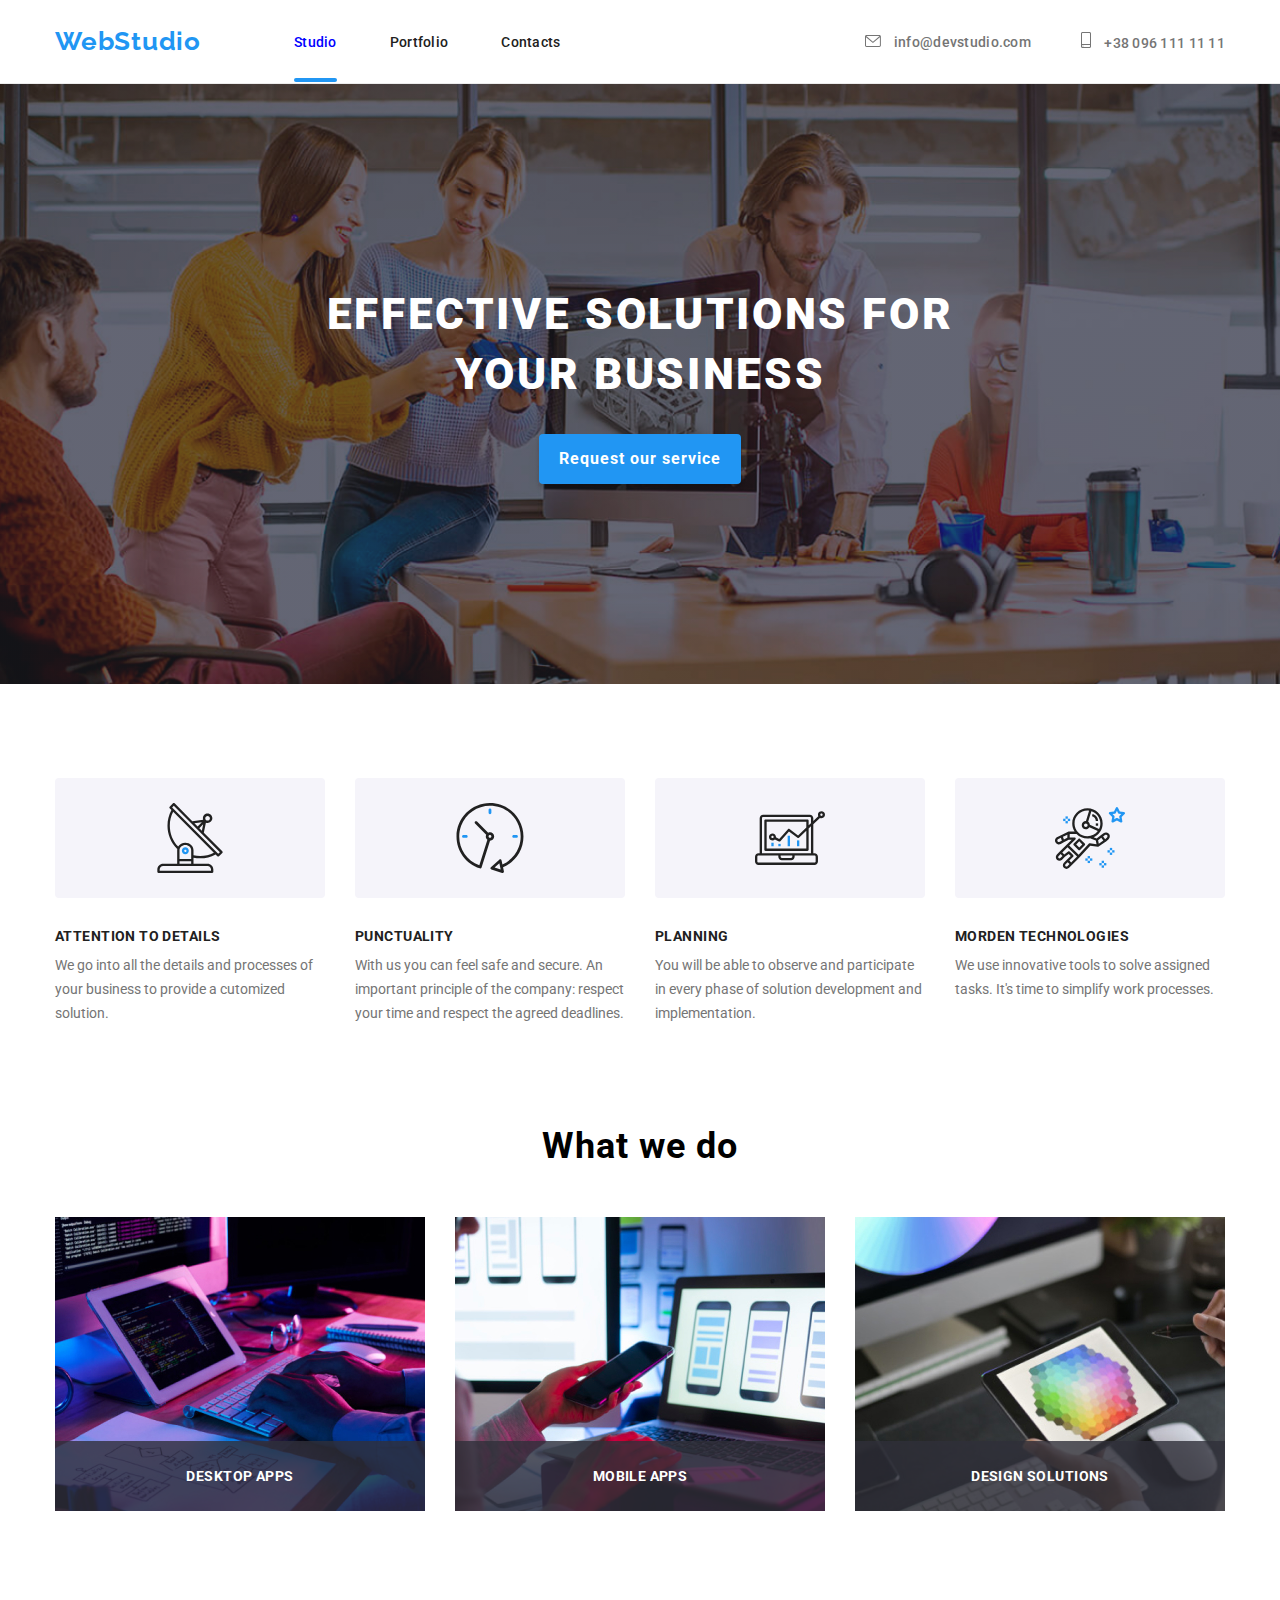
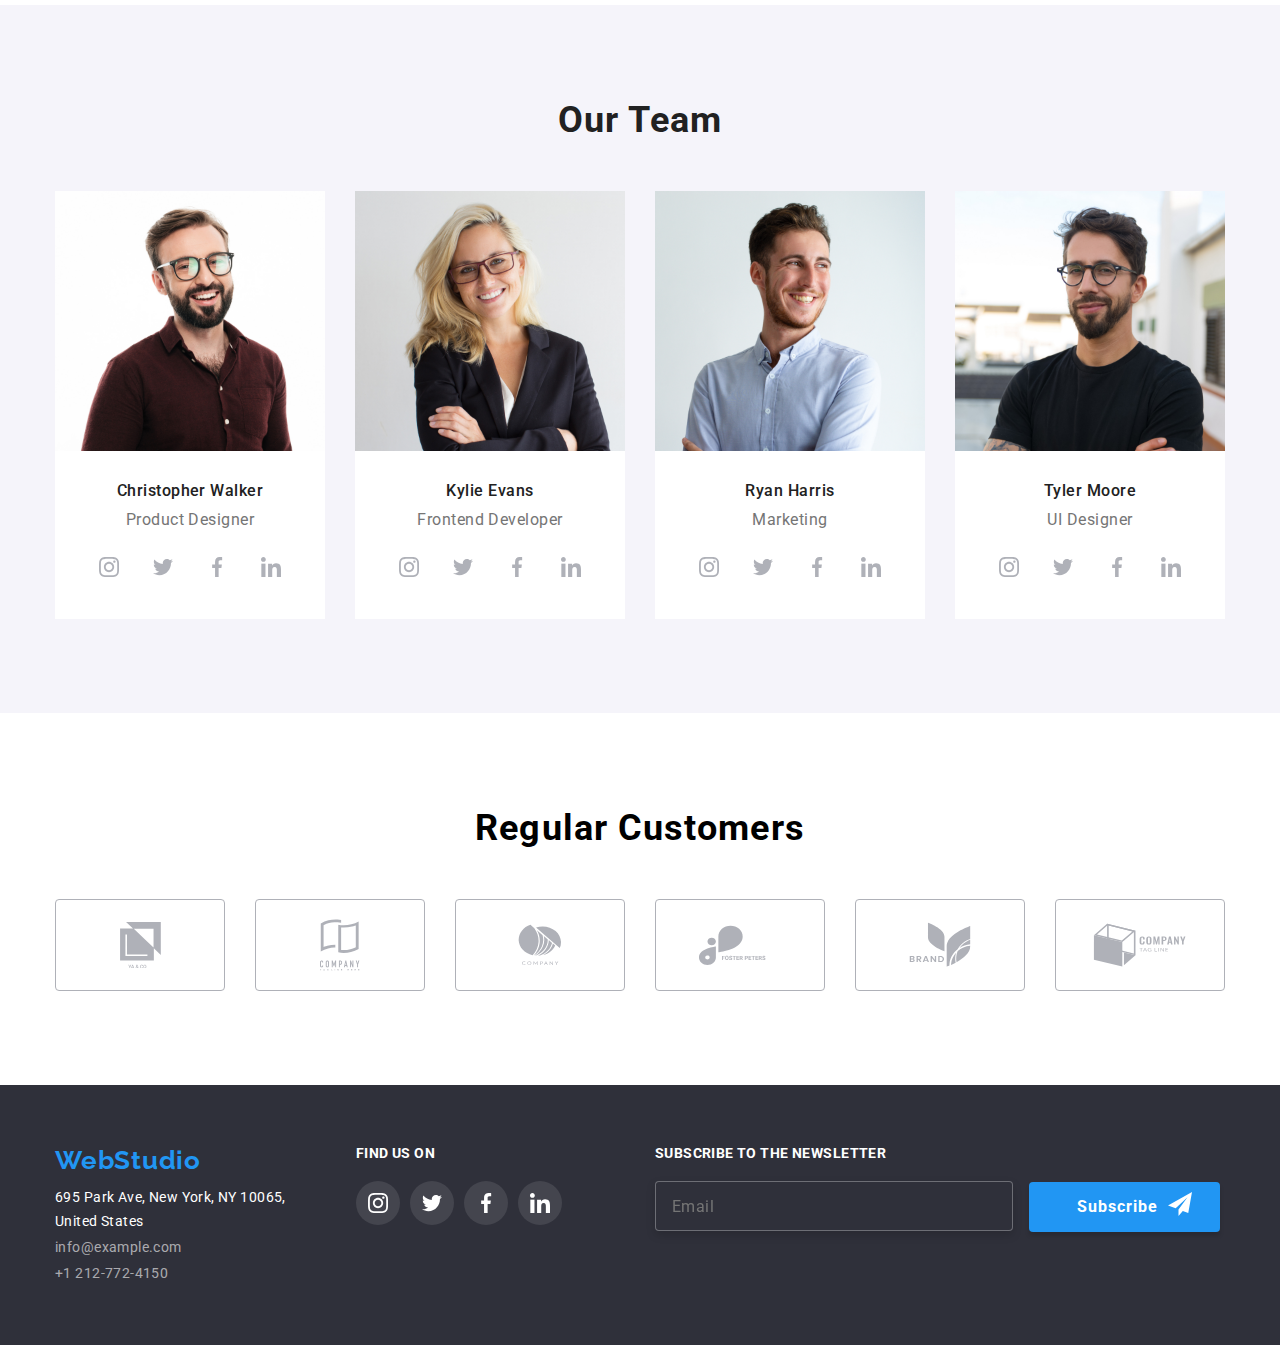
<file: index.html>
<!DOCTYPE html>
<html lang="en">

<head>
    <meta charset="UTF-8">
    <meta http-equiv="X-UA-Compatible" content="IE=edge">
    <meta name="viewport" content="width=device-width, initial-scale=1.0">
    <link rel="preconnect" href="https://fonts.googleapis.com">
    <link rel="preconnect" href="https://fonts.gstatic.com" crossorigin>
    <link href="https://fonts.googleapis.com/css2?family=Raleway:wght@400;500;700;900&family=Roboto:wght@400;500;700;900&display=swap" rel="stylesheet">
    
    
    <link rel="stylesheet" href="https://cdnjs.cloudflare.com/ajax/libs/modern-normalize/1.1.0/modern-normalize.min.css">
    <link rel="stylesheet" href="css/main.min.css">
    <title>Main</title>
    


</head>

<body>
        <header class="header">
            <div class="container header__container">
            <a href="/index.html" class="logo">WebStudio</a>
            <nav class="nav">
                <ul class="nav__list">

                    <li class="nav__item"><a href="index.html" class="nav__link nav__link-current" >Studio</a>
                    </li>
                    <li class="nav__item"><a href="portfolio.html" class="nav__link">Portfolio</a></li>
                    <li class="nav__item"><a href="#" class="nav__link">Contacts</a></li>
                </ul>
            </nav>
            
            <ul class="contacts-list">
                
                <li class="contacts-list__item"><a href="mailto:example@gmail.ru" class="contacts-list__link">
                    <svg width="16" height="12" class="contacts-list__icon">
                        <use href="./images/icons.svg#icon-mail"></use>
                    </svg>
                    info@devstudio.com</a></li>
                <li class="contacts-list__item"><a href="tel:+380961111111" class="contacts-list__link">
                    <svg width="10" height="16" class="contacts-list__icon">
                        <use href="./images/icons.svg#icon-smartphone"></use>
                    </svg>
                    +38 096 111 11 11</a></li>


            </ul>
        </div>
        </header>
        <main>
            <section class="hero">
                <div class="container">
                <h1 class="hero__title">EFFECTIVE SOLUTIONS FOR </h1> 
                <h1 class="hero__title">YOUR BUSINESS</h1>
                <button type="button" class="hero__button" data-modal-open >Request our service</button>
                </div>
            </section>

            <section class="features">
                <div class="container">
                <ul class="features__list">
                    <li class="features__item">
                        <div width="270" height="120" class="features__icon-wrapper">
                        <svg width="70" height="70" class="features__icon">
                            <use href="./images/icons.svg#icon-antenna"></use>
                        </svg>
                        </div>
                        <h3 class="features__title">ATTENTION TO DETAILS</h3>
                        <p class="features__text">We go into all the details and processes of your business to provide a
                            cutomized solution.</p>
                    </li>
                    <li class="features__item">
                        <div width="270" height="120" class="features__icon-wrapper">
                            <svg width="70" height="70" class="features__icon">
                                <use href="./images/icons.svg#icon-clock"></use>
                            </svg>
                        </div>
                        <h3 class="features__title">PUNCTUALITY</h3>
                        <p class="features__text">With us you can feel safe and secure. An important principle of the
                            company: respect your time and respect the agreed deadlines.</p>
                    </li>
                    <li class="features__item">
                        <div width="270" height="120" class="features__icon-wrapper">
                            <svg width="70" height="70" class="features__icon">
                                <use href="./images/icons.svg#icon-diagram"></use>
                            </svg>
                        </div>
                        <h3 class="features__title">PLANNING</h3>
                        <p class="features__text">You will be able to observe and participate in every phase of solution
                            development and implementation.</p>
                    </li>
                    <li class="features__item">
                        <div width="270" height="120" class="features__icon-wrapper">
                            <svg width="70" height="70" class="features__icon">
                                <use href="./images/icons.svg#icon-astronaut"></use>
                            </svg>
                        </div>
                        <h3 class="features__title">MORDEN TECHNOLOGIES</h3>
                        <p class="features__text">We use innovative tools to solve assigned tasks. It's time to simplify
                            work processes.</p>
                    </li>
                </ul>
            </div>
            </section>

            <section class="work">
                <div class="container">
                <h2 class="work__title">What we do</h2>
                
                <ul class="work__list">
                    <li class="work__item"><img class="work__item-image" src="images/box1.jpg" width="370" height="294"
                            alt="Developing Desktop Applications">
                            <div class="work__item-text-area">
                                <h3 class="work__item-text">DESKTOP APPS</h3>
                            </div>
                        </li>
                    <li class="work__item"><img class="work__item-image" src="images/box2.jpg" width="370"
                            alt="Mobile UI/UX design">
                            <div class="work__item-text-area">
                                <h3 class="work__item-text">MOBILE APPS</h3>
                            </div>
                        </li>    
                    <li class="work__item"><img class="work__item-image" src="images/box3.jpg" width="370"
                            alt="Color Selection">
                            <div class="work__item-text-area">
                                <h3 class="work__item-text">DESIGN SOLUTIONS</h3>
                            </div>
                        </li>
                </ul>
                
                </div>
            </section>

            <section class="team">
                <div class="container">
                <h2 class="team__title">Our Team</h2>
                <ul class="team__list">
                    <li class="team__item"><img class="team__image" src="images/img.jpg" width="270"
                            alt="Christopher Walker">
                        <h3 class="team__item-title">Christopher Walker</h3>
                        <p class="team__item-text">Product Designer</p>
                        <ul class="socials">
                            <li class="socials__item">
                                <a href="" class="socials__link">
                                    <svg width="20" height="20" class="socials__icon">
                                        <use href="./images/icons.svg#icon-instagram"></use>
                                    </svg>
                                </a>
                            </li>
                        
                            <li class="socials__item">
                                <a href="" class="socials__link">
                                    <svg width="20" height="20" class="socials__icon">
                                        <use href="./images/icons.svg#icon-twitter"></use>
                                    </svg>
                                </a>
                            </li>
                        
                            <li class="socials__item">
                                <a href="" class="socials__link">
                                    <svg width="20" height="20" class="socials__icon">
                                        <use href="./images/icons.svg#icon-facebook"></use>
                                    </svg>
                                </a>
                            </li>
                        
                            <li class="socials__item">
                                <a href="" class="socials__link">
                                    <svg width="20" height="20" class="socials__icon">
                                        <use href="./images/icons.svg#icon-linkedin"></use>
                                    </svg>
                                </a>
                            </li>
                        </ul>
                        
                    </li>
                    <li class="team__item"><img class="team__image" src="images/img(1).jpg" width="270" alt="Kylie Evans">
                        <h3 class="team__item-title">Kylie Evans</h3>
                        <p class="team__item-text">Frontend Developer</p>
                        <ul class="socials">
                            <li class="socials__item">
                                <a href="" class="socials__link">
                                    <svg width="20" height="20" class="socials__icon">
                                        <use href="./images/icons.svg#icon-instagram"></use>
                                    </svg>
                                </a>
                            </li>
                        
                            <li class="socials__item">
                                <a href="" class="socials__link">
                                    <svg width="20" height="20" class="socials__icon">
                                        <use href="./images/icons.svg#icon-twitter"></use>
                                    </svg>
                                </a>
                            </li>
                        
                            <li class="socials__item">
                                <a href="" class="socials__link">
                                    <svg width="20" height="20" class="socials__icon">
                                        <use href="./images/icons.svg#icon-facebook"></use>
                                    </svg>
                                </a>
                            </li>
                        
                            <li class="socials__item">
                                <a href="" class="socials__link">
                                    <svg width="20" height="20" class="socials__icon">
                                        <use href="./images/icons.svg#icon-linkedin"></use>
                                    </svg>
                                </a>
                            </li>
                        </ul>
                    </li>
                    <li class="team__item"><img class="team__image" src="images/img(2).jpg" width="270" alt="Ryan Harris">
                        <h3 class="team__item-title">Ryan Harris</h3>
                        <p class="team__item-text">Marketing</p>
                        <ul class="socials">
                            <li class="socials__item">
                                <a href="" class="socials__link">
                                    <svg width="20" height="20" class="socials__icon">
                                        <use href="./images/icons.svg#icon-instagram"></use>
                                    </svg>
                                </a>
                            </li>
                        
                            <li class="socials__item">
                                <a href="" class="socials__link">
                                    <svg width="20" height="20" class="socials__icon">
                                        <use href="./images/icons.svg#icon-twitter"></use>
                                    </svg>
                                </a>
                            </li>
                        
                            <li class="socials__item">
                                <a href="" class="socials__link">
                                    <svg width="20" height="20" class="socials__icon">
                                        <use href="./images/icons.svg#icon-facebook"></use>
                                    </svg>
                                </a>
                            </li>
                        
                            <li class="socials__item">
                                <a href="" class="socials__link">
                                    <svg width="20" height="20" class="socials__icon">
                                        <use href="./images/icons.svg#icon-linkedin"></use>
                                    </svg>
                                </a>
                            </li>
                        </ul>
                    </li>
                    <li class="team__item"><img class="team-image" src="images/img(3).jpg" width="270" alt="Tyler Moore">
                        <h3 class="team__item-title">Tyler Moore</h3>
                        <p class="team__item-text">UI Designer</p>
                    <ul class="socials">
                        <li class="socials__item">
                        <a href="" class="socials__link">
                        <svg width="20" height="20" class="socials__icon">
                            <use href="./images/icons.svg#icon-instagram"></use>
                        </svg>
                        </a>
                        </li>

                        <li class="socials__item">
                        <a href="" class="socials__link">
                        <svg width="20" height="20" class="socials__icon">
                            <use href="./images/icons.svg#icon-twitter"></use>
                        </svg>
                        </a>
                        </li>
                        
                        <li class="socials__item">
                        <a href="" class="socials__link">
                        <svg width="20" height="20" class="socials__icon">
                            <use href="./images/icons.svg#icon-facebook"></use>
                        </svg>
                        </a>
                        </li>

                        <li class="socials__item">
                        <a href="" class="socials__link">
                        <svg width="20" height="20" class="socials__icon">
                            <use href="./images/icons.svg#icon-linkedin"></use>
                        </svg>
                        </a>
                        </li>
                        </ul>
                    </li>
                </ul>
                </div>
            </section>

            <section class="customer">
            <div class="container">
              <h2 class="customer__title">Regular Customers</h2>
              <ul class="customer__list">
                <li class="customer__item">
                    <a href="" class="customer__link">
                    <svg width="41" height="46.7" class="customer__icon">
                        <use href="./images/icons.svg#icon-logo1"></use>   
                    </svg>
                    </a>
                </li>
                <li class="customer__item">
                    <a href="" class="customer__link">
                    <svg width="40" height="52" class="customer__icon">
                        <use href="./images/icons.svg#icon-logo2"></use>
                    </svg>
                </a>
            </li>
                <li class="customer__item">
                    <a href="" class="customer__link">
                    <svg width="43.46" height="41.18" class="customer__icon">
                        <use href="./images/icons.svg#icon-logo3"></use>
                    </svg>
                </a>
            </li>
                <li class="customer__item">
                    <a href="" class="customer__link">
                    <svg width="84.44" height="40.62" class="customer__icon">
                        <use href="./images/icons.svg#icon-logo4"></use>
                    </svg>
                </a>
            </li>
                <li class="customer__item">
                    <a href="" class="customer__link">
                    <svg width="62.54" height="45.43" class="customer__icon">
                        <use href="./images/icons.svg#icon-logo5"></use>
                    </svg>
                </a>
            </li>
                <li class="customer__item">
                    <a href="" class="customer__link">
                    <svg width="93.79" height="43.93" class="customer__icon">
                        <use href="./images/icons.svg#icon-logo6"></use>
                    </svg>
                </a>
            </li>
              </ul>
           
                
            </div>

            </section>
        </main>

        <footer>
            <section class="footer">
                <div class="container">
                <div class="footer__container">
                <div class="footer__info-area" >
                <a href="/index.html" class="footer__logo">WebStudio</a>
                <address class="footer__address-area">
                    <ul class="footer__info-list">

                        <li class="footer__info-item"><a class="footer__address-link" href="https://goo.gl/maps/mEacjCX5D3Y1zxKS9">695 Park Ave, New York, NY
                                10065, <br/>United States</a></li>
                        <li class="footer__info-item"><a class="footer__contact-link" href="mailto:example@gmail.ru">info@example.com</a></li>
                        <li class="footer__info-item"><a class="footer__contact-link" href="tel:+12127724150">+1 212-772-4150</a></li>

                    </ul>
                </address>
                </div>

                <div class="footer-socials">
                  <h3 class="footer-socials__title">FIND US ON</h3>

                <ul class="footer-socials__list">
                    <li class="footer-socials__item">
                        <a href="" class="footer-socials__link">
                            <svg width="20" height="20" class="footer-socials__icon">
                                <use href="./images/icons.svg#icon-instagram"></use>
                            </svg>
                        </a>
                    </li>
                
                    <li class="footer-socials__item">
                        <a href="" class="footer-socials__link">
                            <svg width="20" height="20" class="footer-socials__icon">
                                <use href="./images/icons.svg#icon-twitter"></use>
                            </svg>
                        </a>
                    </li>
                
                    <li class="footer-socials__item">
                        <a href="" class="footer-socials__link">
                            <svg width="20" height="20" class="footer-socials__icon">
                                <use href="./images/icons.svg#icon-facebook"></use>
                            </svg>
                        </a>
                    </li>
                
                    <li class="footer-socials__item">
                        <a href="" class="footer-socials__link">
                            <svg width="20" height="20" class="footer-socials__icon">
                                <use href="./images/icons.svg#icon-linkedin"></use>
                            </svg>
                        </a>
                    </li>

                  </ul>
                </div>

                <div class="footer-form">
                   
                   <form class="form">
                    <label for="E-mail">
                    <span class="footer-form__title">SUBSCRIBE TO THE NEWSLETTER</span>
                    <input class="footer-form__input-space" type="email" name="email" id="E-mail" placeholder="Email">
                    <button type="submit" class="footer-form__button"><div class="footer-form__button-details"><span class="footer-form__button-text">Subscribe</span>
                        <span class="footer-form__button-icon">
                            <svg width="24" height="24" class="footer-form__icon">
                            <use href="./images/icons.svg#icon-send"></use>
                            </svg>
                        </span>
                        </div>
                    </button>
                    </label>
                   </form>
                </div>
                
                </div>

        
            </section>
        </footer>
        <div class="backdrop backdrop__is-hidden" data-modal>
        <div class="modal-window">
        <button type="button" class="modal-window__button" data-modal-close>
            <svg width="11px" height="11px" class="modal-window__close-icon">
                <use href="./images/icons.svg#icon-close"></use>
            </svg></button>
            <p class="modal-window__title">Leave your information and we'll call you back</p>
            <form class="modal-window__form" action="/" autocomplete="on" name="register">
            <div class="info">
              <label for="Name" class="info__item">
              <span class="info__personal-details">Name</span>
              <span class="info__input"><input class="info__input-space" type="text" name="name" id="Name" placeholder="Enter your name" autofocus>
            <svg width="12" height="12" class="info__form-icon">
                <use href="./images/icons.svg#icon-Portrait"></use>
            </svg>
            </span>
              </label>
            </div>

            <div class="info">
            <label for="Number" class="info__item">
                <span class="info__personal-details">Telephone</span>
                <span class="info__input"><input class="info__input-space" type="tel" name="number" id="Number"
                        placeholder="Enter your phone number" autofocus>
                    <svg width="12" height="12" class="info__form-icon">
                        <use href="./images/icons.svg#icon-Telephone"></use>
                    </svg>
                </span>
            </label>
            </div>

            <div class="info">
            <label for="Email" class="info__item">
                <span class="info__personal-details">E-mail</span>
                <span class="info__input"><input class="info__input-space" type="email" name="email" id="Email"
                        placeholder="Enter your e-mail address" autofocus>
                    <svg width="12" height="12" class="info__form-icon">
                        <use href="./images/icons.svg#icon-Email"></use>
                    </svg>
                </span>
            </label>
            </div>

            <div class="info__comments">
                <label for="Comments" class="info_item">
                    <span class="info__personal-details">Comments</span>
                    <span class="info__input"><textarea class="info__comments-input-space" type="text" name="comments" id="Comments"
                            placeholder="Enter your comment" autofocus></textarea>
                        
                    </span>
                </label>
            </div>
            
            <div class="checkbox">
            <input id="check" type="checkbox" class="checkbox__area checkbox__is-hidden">
            <label for="check" class="checkbox__input">
            <span class="checkbox__square">
                <svg width="12" height="12" class="checkbox__icon">
                    <use href="./images/icons.svg#icon-checkmark"></use>
                </svg>
            </span>
             <span class="checkbox__text">I agree with the newsletter and accept the Terms and <br/>Conditions</span>
            </label>
            </div>
            
            <button type="submit" class="send-button">Send</button>
            </form>
        </div>    
        </div>
        <script src="./js/modal.js" type="module"></script>
</body>

</html>
</file>
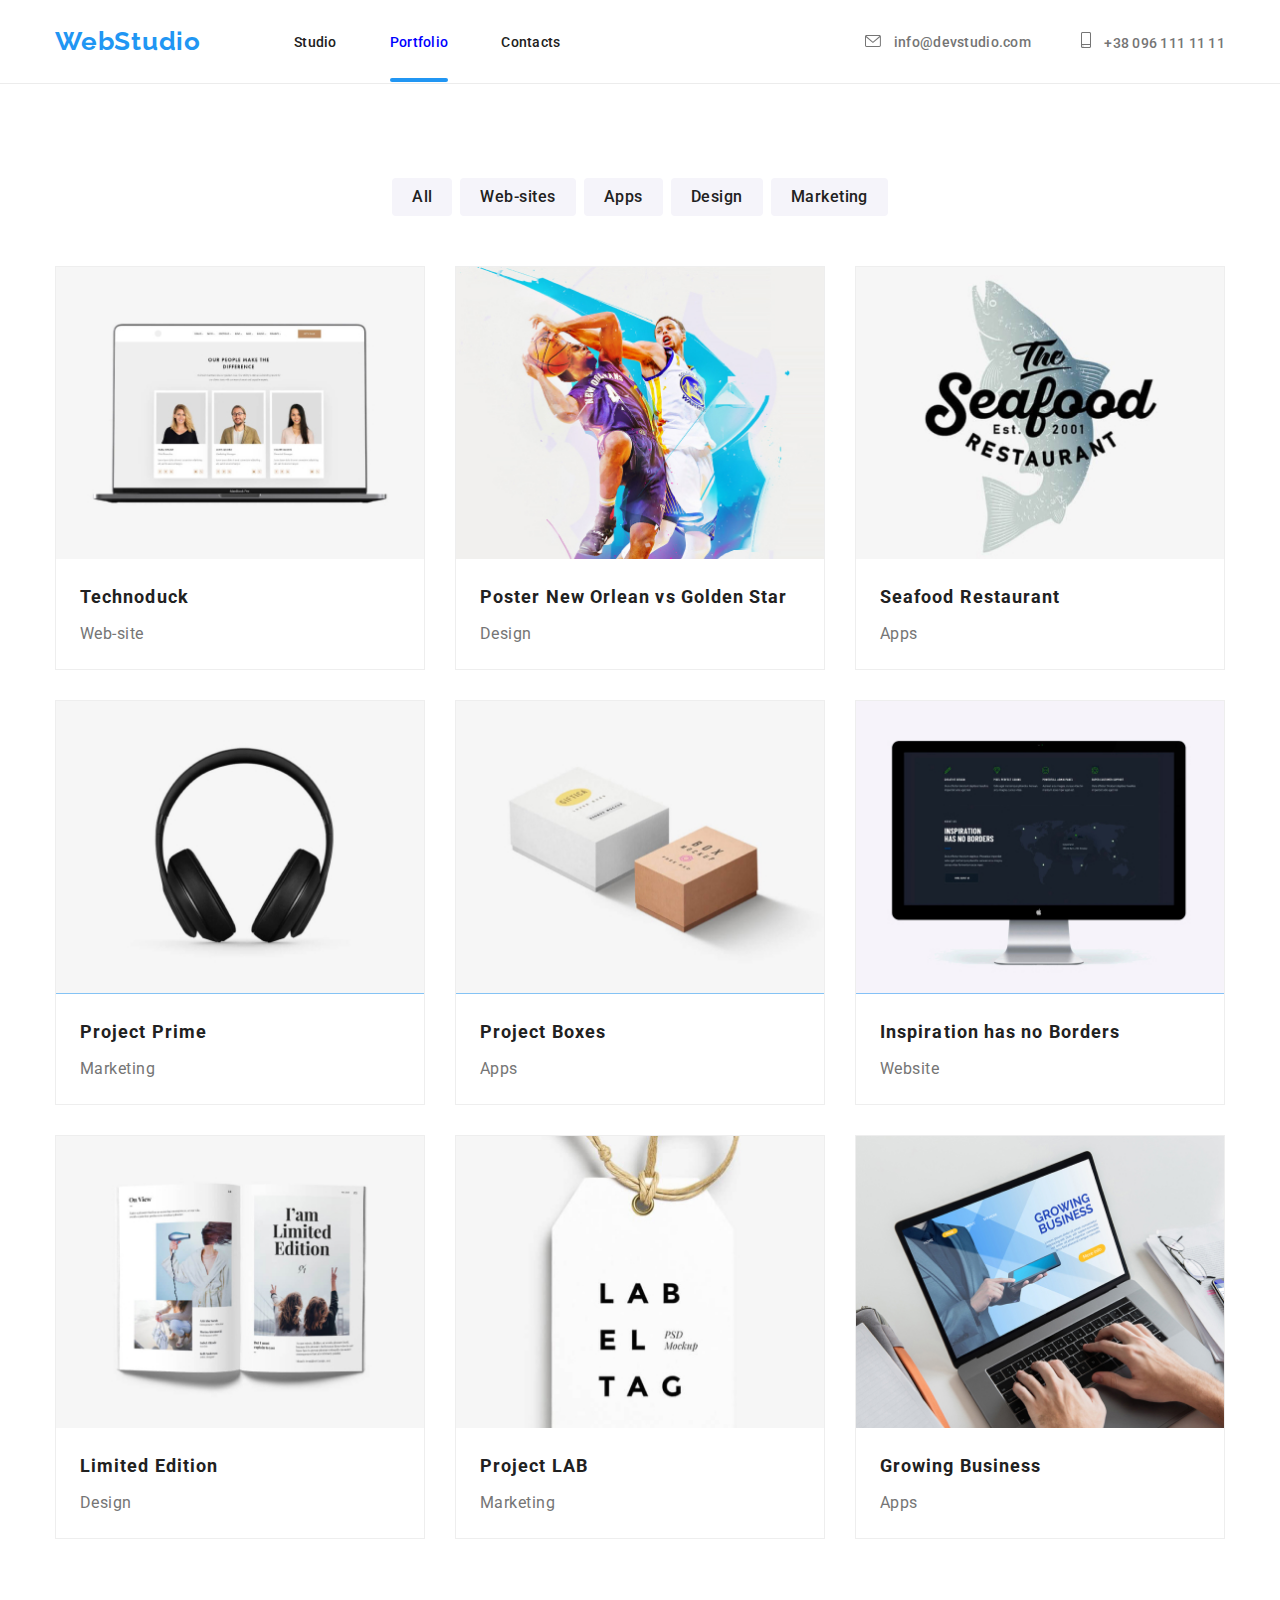
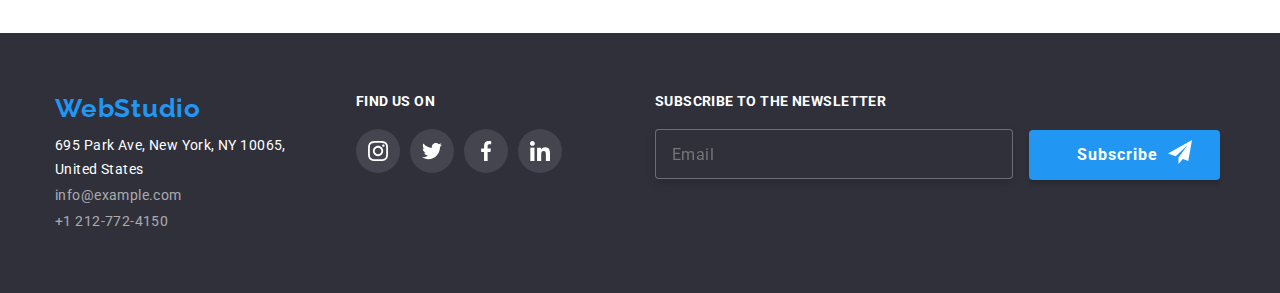
<file: portfolio.html>
<!DOCTYPE html>
<html lang="en">

<head>
    <meta charset="UTF-8">
    <meta http-equiv="X-UA-Compatible" content="IE=edge">
    <meta name="viewport" content="width=device-width, initial-scale=1.0">
    <link rel="preconnect" href="https://fonts.googleapis.com">
    <link rel="preconnect" href="https://fonts.gstatic.com" crossorigin>
    <link
        href="https://fonts.googleapis.com/css2?family=Raleway:wght@400;500;700;900&family=Roboto:wght@400;500;700;900&display=swap"
        rel="stylesheet">

    <link rel="stylesheet"
        href="https://cdnjs.cloudflare.com/ajax/libs/modern-normalize/1.1.0/modern-normalize.min.css">
    <link rel="stylesheet" href="css/main.min.css">
    <title>Main</title>



</head>

<body>
    <header class="header">
        <div class="container header__container">
            <a href="/index.html" class="logo">WebStudio</a>
            <nav>
                <ul class="nav__list">
    
                    <li class="nav__item"><a href="index.html" class="nav__link ">Studio</a>
                    </li>
                    <li class="nav__item"><a href="portfolio.html" class="nav__link nav__link-current">Portfolio</a></li>
                    <li class="nav__item"><a href="#" class="nav__link">Contacts</a></li>
                </ul>
            </nav>
    
            <ul class="contacts-list">
            
                <li class="contacts-list__item"><a href="mailto:example@gmail.ru" class="contacts-list__link">
                        <svg width="16" height="12" class="contacts-list__icon">
                            <use href="./images/icons.svg#icon-mail"></use>
                        </svg>
                        info@devstudio.com</a></li>
                <li class="contacts-list__item"><a href="tel:+380961111111" class="contacts-list__link">
                        <svg width="10" height="16" class="contacts-list__icon">
                            <use href="./images/icons.svg#icon-smartphone"></use>
                        </svg>
                        +38 096 111 11 11</a></li>
            
            
            </ul>
        </div>
    </header>
    <main>
        <section class="portfolio">
            <div class="container portfolio__container">
             <ul class="portfolio__list">
                <li class="portfolio__item"><button href="all.html" class="portfolio__link">All</a></li>
                <li class="portfolio__item"><button href="web-sites.html" class="portfolio__link">Web-sites</a></li>
                <li class="portfolio__item"><button href="apps.html" class="portfolio__link">Apps</a></li>
                <li class="portfolio__item"><button href="design.html" class="portfolio__link">Design</a></li>
                <li class="portfolio__item"><button href="marketing.html" class="portfolio__link">Marketing</a></li>
             </ul>

          <ul class="portfolio__pic-list">
            <li class="portfolio__pic-item">
                <div class="portfolio__card-overlay">
                <img src="images/pic1.jpg" width="370" alt="Technoduck">
                <p class="portfolio__overlay-text">Technoduck is a state-of-the-art coronavirus distribution platform. Companies use this platform for digital espionage
                and attacks on competitors' secure servers.</p>
                </div>
            <h3 class="portfolio__pic-title">Technoduck</h3>
            <p class="portfolio__pic-text">Web-site</p>
            </li>
            
            <li class="portfolio__pic-item">
                <div class="portfolio__card-overlay">
                <img src="images/pic2.jpg" width="370" alt="Poster New Orlean vs Golden Star">
                <p class="portfolio__overlay-text">Technoduck is a state-of-the-art coronavirus distribution platform. Companies use this platform for digital espionage and attacks on competitors' secure servers.</p>
                </div>
            <h3 class="portfolio__pic-title">Poster New Orlean vs Golden Star</h3>
            <p class="portfolio__pic-text">Design</p>
            </li>
            
            <li class="portfolio__pic-item">
                <div class="portfolio__card-overlay">
                <img src="images/pic3.jpg" width="370" alt="Seafood Restaurant">
                <p class="portfolio__overlay-text">Technoduck is a state-of-the-art coronavirus distribution platform. Companies use this platform for digital espionage and attacks on competitors' secure servers.</p>
                </div>
            <h3 class="portfolio__pic-title">Seafood Restaurant</h3>
            <p class="portfolio__pic-text">Apps</p>
            </li>

            <li class="portfolio__pic-item">
                <div class="portfolio__card-overlay">
                <img src="images/pic4.jpg" width="370" alt="Project Prime">
                <p class="portfolio__overlay-text">Technoduck is a state-of-the-art coronavirus distribution platform. Companies use this platform for digital espionage and attacks on competitors' secure servers.</p>
                </div>
            <h3 class="portfolio__pic-title">Project Prime</h3>
            <p class="portfolio__pic-text">Marketing</p>
            </li>

            <li class="portfolio__pic-item">
                <div class="portfolio__card-overlay">
                <img src="images/pic5.jpg" width="370" alt="Project Boxes">
                <p class="portfolio__overlay-text">Technoduck is a state-of-the-art coronavirus distribution platform. Companies use this platform for digital espionage and attacks on competitors' secure servers.</p>
                </div>
            <h3 class="portfolio__pic-title">Project Boxes</h3>
            <p class="portfolio__pic-text">Apps</p>
            </li>

            <li class="portfolio__pic-item">
                <div class="portfolio__card-overlay">
                <img src="images/pic6.jpg" width="370" alt="Inspiration has no Borders">
                <p class="portfolio__overlay-text">Technoduck is a state-of-the-art coronavirus distribution platform. Companies use this platform for digital espionage and attacks on competitors' secure servers.</p>
                </div>
            <h3 class="portfolio__pic-title">Inspiration has no Borders </h3>
            <p class="portfolio__pic-text">Website</p>
            </li>

            <li class="portfolio__pic-item">
                <div class="portfolio__card-overlay">
                <img src="images/pic7.jpg" width="370" alt="Limited Edition">
                <p class="portfolio__overlay-text">Technoduck is a state-of-the-art coronavirus distribution platform. Companies use this platform for digital espionage and attacks on competitors' secure servers.</p>
                </div>
            <h3 class="portfolio__pic-title">Limited Edition</h3>
            <p class="portfolio__pic-text">Design</p>
            </li>

            <li class="portfolio__pic-item">
                <div class="portfolio__card-overlay">
                <img src="images/pic8.jpg" width="370" alt="Project LAB">
                <p class="portfolio__overlay-text">Technoduck is a state-of-the-art coronavirus distribution platform. Companies use this platform for digital espionage and attacks on competitors' secure servers.</p>
                </div>
            <h3 class="portfolio__pic-title">Project LAB</h3>
            <p class="portfolio__pic-text">Marketing</p>
            </li>

            <li class="portfolio__pic-item">
                <div class="portfolio__card-overlay">
                <img src="images/pic9.jpg" width="370" alt="Growing Business">
                <p class="portfolio__overlay-text">Technoduck is a state-of-the-art coronavirus distribution platform. Companies use this platform for digital espionage and attacks on competitors' secure servers.</p>
                </div>
            <h3 class="portfolio__pic-title">Growing Business</h3>
            <p class="portfolio__pic-text">Apps</p>
            </li>

          </ul>  
        </div>
        </section>
    </main>
<footer>
    <section class="footer">
        <div class="container">
            <div class="footer__container">
                <div class="footer__info-area">
                    <a href="/index.html" class="footer__logo">WebStudio</a>
                    <address class="footer__address-area">
                        <ul class="footer__info-list">

                            <li class="footer__info-item"><a class="footer__address-link"
                                    href="https://goo.gl/maps/mEacjCX5D3Y1zxKS9">695 Park Ave, New York, NY
                                    10065, <br />United States</a></li>
                            <li class="footer__info-item"><a class="footer__contact-link"
                                    href="mailto:example@gmail.ru">info@example.com</a></li>
                            <li class="footer__info-item"><a class="footer__contact-link" href="tel:+12127724150">+1
                                    212-772-4150</a></li>

                        </ul>
                    </address>
                </div>

                <div class="footer-socials">
                    <h3 class="footer-socials__title">FIND US ON</h3>

                    <ul class="footer-socials__list">
                        <li class="footer-socials__item">
                            <a href="" class="footer-socials__link">
                                <svg width="20" height="20" class="footer-socials__icon">
                                    <use href="./images/icons.svg#icon-instagram"></use>
                                </svg>
                            </a>
                        </li>

                        <li class="footer-socials__item">
                            <a href="" class="footer-socials__link">
                                <svg width="20" height="20" class="footer-socials__icon">
                                    <use href="./images/icons.svg#icon-twitter"></use>
                                </svg>
                            </a>
                        </li>

                        <li class="footer-socials__item">
                            <a href="" class="footer-socials__link">
                                <svg width="20" height="20" class="footer-socials__icon">
                                    <use href="./images/icons.svg#icon-facebook"></use>
                                </svg>
                            </a>
                        </li>

                        <li class="footer-socials__item">
                            <a href="" class="footer-socials__link">
                                <svg width="20" height="20" class="footer-socials__icon">
                                    <use href="./images/icons.svg#icon-linkedin"></use>
                                </svg>
                            </a>
                        </li>

                    </ul>
                </div>

                <div class="footer-form">

                    <form class="form">
                        <label for="E-mail">
                            <span class="footer-form__title">SUBSCRIBE TO THE NEWSLETTER</span>
                            <input class="footer-form__input-space" type="email" name="email" id="E-mail"
                                placeholder="Email">
                            <button type="submit" class="footer-form__button">
                                <div class="footer-form__button-details"><span
                                        class="footer-form__button-text">Subscribe</span>
                                    <span class="footer-form__button-icon">
                                        <svg width="24" height="24" class="footer-form__icon">
                                            <use href="./images/icons.svg#icon-send"></use>
                                        </svg>
                                    </span>
                                </div>
                            </button>
                        </label>
                    </form>
                </div>

            </div>


    </section>
</footer>
     
</body>

</html>
</file>
<file: css/main.min.css>
*{padding:0;margin:0;box-sizing:border-box}ul{list-style:none}a{text-decoration:none}img{max-width:100%;height:auto;display:block}.container{padding-left:15px;padding-right:15px;width:1200px;margin:0 auto}body{font-family:"Roboto",sans-serif}.header{border-bottom:1px solid #ececec}.header__container{display:flex;align-items:center}.logo{text-decoration:none;font-family:"Raleway";font-weight:700;font-size:26px;line-height:1.1923076923;letter-spacing:.03em;color:#2196f3}.nav__list{display:flex;align-items:center;margin-left:93px}.nav__item:not(:last-child){margin-right:53px}.nav__link{padding-top:32px;padding-bottom:32px;display:block;font-weight:500;font-size:14px;line-height:1.1428571429;letter-spacing:.02em;color:#212121;position:relative;transition:color 250ms cubic-bezier(0.4, 0, 0.2, 1)}.nav__link::after{content:"";position:absolute;left:0;bottom:0;display:block;width:100%;height:4px;border-radius:2px;background-color:#2196f3;transform:scaleX(0);transition:transform 250ms cubic-bezier(0.4, 0, 0.2, 1);transform-origin:left}.nav__link:hover::after,.nav__link:focus::after{transform:scaleX(1)}.nav__link:hover,.nav__link:focus{color:#2196f3}.nav__link:active{color:purple}.nav__link-current{color:blue}.nav__link-current::after{content:"";position:absolute;left:0;bottom:0;display:block;width:100%;height:4px;border-radius:2px;background-color:#2196f3;transform:scaleX(1)}.contacts-list{display:flex;margin-left:auto;align-items:center}.contacts-list__item:not(:last-child){margin-right:50px}.contacts-list__link{padding-top:32px;padding-bottom:32px;display:block;font-weight:500;font-size:14px;line-height:1.1428571429;letter-spacing:.02em;color:#757575;display:flex;align-items:center;transition:color 250ms cubic-bezier(0.4, 0, 0.2, 1)}.contacts-list__link:hover,.contacts-list__link:focus{color:#2196f3}.contacts-list__link:active{color:purple}.contacts-list__link{display:block;position:relative}.contacts-list__link::after{content:"";position:absolute;left:0;bottom:0;display:block;width:100%;height:4px;border-radius:2px;background-color:#2196f3;transform:scaleX(0);transition:transform 250ms cubic-bezier(0.4, 0, 0.2, 1);transform-origin:left}.contacts-list__link:hover::after{transform:scaleX(1)}.contacts-list__icon{margin-right:10px;fill:currentColor}.hero{padding-top:200px;padding-bottom:200px;background-color:#2f303a;background-image:linear-gradient(rgba(47, 48, 58, 0.4), rgba(47, 48, 58, 0.4)),url(../images/backgroundImage.jpg);background-position:center;background-repeat:no-repeat;background-size:cover}.hero__title{text-align:center;font-weight:900;font-size:44px;line-height:1.3636363636;letter-spacing:.06em;text-transform:uppercase;color:#fff;margin-left:252px;margin-right:252px}.hero__button{margin:0 auto;display:block;border-radius:4px;margin-top:30px;background:#2196f3;box-shadow:0px 4px 4px rgba(0,0,0,.15);border-radius:4px;border:none;font-weight:700;font-size:16px;line-height:1.875;align-items:center;letter-spacing:.06em;color:#fff;cursor:pointer;padding:10px 20px;transition:color 250ms cubic-bezier(0.4, 0, 0.2, 1)}.hero__button:hover,.hero__button:focus{color:#212121}.features{padding-top:94px;padding-bottom:100px}.features__list{display:flex}.features__item{width:270px}.features__item:not(:last-child){margin-right:30px}.features__title{margin-bottom:9px;font-weight:700;font-size:14px;line-height:1.1428571429;letter-spacing:.03em;text-transform:uppercase;color:#212121}.features__text{font-size:14px;line-height:1.7142857143;color:#757575}.features__icon-wrapper{width:270px;height:120px;background:#f5f4fa;border-radius:4px;display:flex;align-items:center;justify-content:center;margin-bottom:30px}.work{padding-bottom:94px}.work__title{text-align:center;margin-bottom:50px;font-style:normal;font-weight:700;font-size:36px;line-height:1.1666666667;text-align:center;letter-spacing:.03em;margin-bottom:50px}.work__list{display:grid;grid-template-columns:1fr 1fr 1fr;grid-gap:30px}.work__item{position:relative}.work__item-text-area{position:absolute;height:70px;width:100%;display:flex;align-items:center;justify-content:center;background-color:rgba(47,48,58,.8);bottom:0px}.work__item-text{font-family:"Roboto";font-style:normal;font-weight:700;font-size:14px;line-height:16px;text-align:center;letter-spacing:.03em;text-transform:uppercase;color:#fff}.team{padding-top:94px;padding-bottom:94px;background-color:#f5f4fa}.team__title{padding-bottom:50px;text-align:center;font-style:normal;font-weight:700;font-size:36px;line-height:1.1666666667;text-align:center;letter-spacing:.03em;color:#212121}.team__list{display:grid;grid-template-columns:1fr 1fr 1fr 1fr;grid-gap:30px}.team__item{background-color:#fff}.team__item-title{padding-top:30px;margin-bottom:10px;font-style:normal;font-weight:500;font-size:16px;line-height:1.1875;text-align:center;letter-spacing:.03em;color:#212121}.team__item-text{font-size:16px;line-height:1.1875;text-align:center;letter-spacing:.03em;color:#757575}.socials{margin-top:16px;margin-bottom:30px;display:flex;justify-content:center}.socials__item:not(:first-child){margin-left:10px}.socials__link{width:44px;height:44px;display:flex;align-items:center;justify-content:center;border-radius:50%;color:#afb1b8;transition:color 250ms cubic-bezier(0.4, 0, 0.2, 1),background-color 250ms cubic-bezier(0.4, 0, 0.2, 1)}.socials__link:hover,.socials__link:focus{background-color:#2196f3;color:#fff}.socials__icon{fill:currentColor}.customer{padding-top:94px;padding-bottom:94px}.customer__title{font-style:normal;font-weight:700;font-size:36px;line-height:1.1666666667;text-align:center;letter-spacing:.03em;margin-bottom:50px}.customer__list{display:flex}.customer__item:not(:first-child){margin-left:30px}.customer__link{width:170px;height:92px;display:flex;align-items:center;justify-content:center;border:1px solid #afb1b8;border-radius:4px;color:#afb1b8;transition:color 250ms cubic-bezier(0.4, 0, 0.2, 1),border-color 250ms cubic-bezier(0.4, 0, 0.2, 1)}.customer__icon{fill:currentColor}.customer__link:hover,.customer__link:focus{color:#2196f3;border-color:#2196f3}.footer{padding-top:60px;padding-bottom:60px;background-color:#2f303a}.footer__container{display:flex}.footer__info-area{display:flex;flex-direction:column}.footer__logo{text-decoration:none;font-family:"Raleway";font-weight:700;font-size:26px;line-height:1.1923076923;letter-spacing:.03em;color:#2196f3;margin-bottom:9px}.footer__info-item:not(:last-child){margin-bottom:2px}.footer__address-link{font-family:"Roboto";font-size:14px;line-height:1.7142857143;letter-spacing:.03em;color:#fff;font-style:normal;transition:color 250ms cubic-bezier(0.4, 0, 0.2, 1)}.footer__contact-link{font-family:"Roboto";font-size:14px;line-height:1.7142857143;letter-spacing:.03em;color:rgba(255,255,255,.6);font-style:normal;transition:color 250ms cubic-bezier(0.4, 0, 0.2, 1)}.footer__address-link:hover,.footer .footer__address-link:focus{color:#2196f3}.footer__address-link:active{color:purple}.footer__contact-link:hover,.footer__contact-link:focus{color:#2196f3}.footer__contact-link:active{color:purple}.footer-socials{margin-left:70px}.footer-socials__title{font-style:normal;font-weight:700;font-size:14px;line-height:1.1428571429;letter-spacing:.03em;text-transform:uppercase;color:#fff;margin-bottom:20px}.footer-socials__list{display:flex}.footer-socials__item:not(:first-child){margin-left:10px}.footer-socials__link{width:44px;height:44px;display:flex;align-items:center;justify-content:center;border-radius:50%;color:#fff;background:rgba(255,255,255,.1);transition:background-color 250ms cubic-bezier(0.4, 0, 0.2, 1)}.footer-socials__link:hover,.footer-socials__link:focus{background-color:#2196f3}.footer-socials__icon{fill:currentColor}.portfolio{padding-top:94px;padding-bottom:94px}.portfolio__container{display:flex;flex-direction:column}.portfolio__list{display:flex;justify-content:center;margin-bottom:50px}.portfolio__item:not(:last-child){margin-right:8px}.portfolio__link{border:none;cursor:pointer;padding-top:6px;padding-bottom:6px;padding-left:20px;padding-right:20px;font-family:"Roboto";font-weight:500;font-size:16px;line-height:162%;text-align:center;letter-spacing:.03em;color:#212121;background:#f5f4fa;border-radius:4px;align-items:center}.portfolio__link:hover,.portfolio__list:focus{background-color:#2196f3;color:#fff}.portfolio__link:active{color:purple}.portfolio__pic-list{display:grid;grid-template-columns:1fr 1fr 1fr;grid-gap:30px}.portfolio__pic-item{background-color:#fff;border:1px solid #eee}.portfolio__pic-item:hover,.portfolio__pic-item:focus{box-shadow:0px 1px 1px rgba(0,0,0,.12),0px 4px 4px rgba(0,0,0,.06),1px 4px 6px rgba(0,0,0,.16)}.portfolio__card-overlay{position:relative;overflow:hidden}.portfolio__overlay-text{font-family:"Roboto";font-style:normal;font-weight:400;font-size:18px;line-height:1.5555555556;letter-spacing:.03em;color:#fff;background-color:rgba(33,150,243,.9);position:absolute;top:0;left:0;height:100%;padding-top:63px;padding-left:24px;padding-right:24px;transform:translateY(100%);transition:transform 250ms cubic-bezier(0.165, 0.84, 0.44, 1)}.portfolio__pic-title{padding-top:20px;padding-bottom:4px;font-style:normal;font-weight:700;font-size:18px;line-height:2;letter-spacing:.06em;color:#212121;margin-left:24px}.portfolio__pic-text{margin-bottom:20px;font-size:16px;line-height:1.875;letter-spacing:.03em;font-weight:400;color:#757575;margin-left:24px}.portfolio__pic-item:hover .portfolio__overlay-text,.portfolio__pic-item:focus .portfolio__overlay-text{transform:translateY(0%)}.backdrop{position:fixed;height:100vh;width:100vw;background-color:rgba(0,0,0,.2);top:0;left:0;opacity:1;visibility:visible}.backdrop__is-hidden{opacity:0;visibility:hidden;pointer-events:none}.modal-window{position:absolute;min-height:581px;width:528px;background-color:#fff;box-shadow:0px 1px 3px rgba(0,0,0,.12),0px 1px 1px rgba(0,0,0,.14),0px 2px 1px rgba(0,0,0,.2);border-radius:4px;left:50%;top:50%;transform:translate(-50%, -50%)}.modal-window__button{background-color:#fff;width:30px;height:30px;border-radius:50%;border:1px solid rgba(0,0,0,.1);color:#000;display:flex;align-items:center;justify-content:center;position:absolute;top:8px;right:8px;cursor:pointer}.modal-window__button:hover,.modal-window__button:focus{color:#2196f3}.modal-window__close-icon{fill:currentColor}.modal-window__title{color:#212121;text-align:center;margin-top:40px;font-weight:700;font-size:20px;line-height:1.15;text-align:center;letter-spacing:.03em}.modal-window__form{margin-top:12px;margin-left:40px}.info{margin-bottom:10px;cursor:pointer}.info__personal-details{font-weight:400;font-size:12px;line-height:1.1666666667;margin-bottom:4px;letter-spacing:.01em;color:#757575}.info__input{position:relative;display:block;width:100%;height:100%;transition:color 250ms cubic-bezier(0.4, 0, 0.2, 1)}.info__input:hover,.info__input:focus{color:#2196f3}.info__input-space{width:448px;height:40px;border:1px solid rgba(33,33,33,.2);border-radius:4px;padding-left:42px;font-weight:400;font-size:14px;line-height:1.1428571429;letter-spacing:.01em;transition:border-color 250ms cubic-bezier(0.4, 0, 0.2, 1)}.info__input-space:hover,.info__input-space:focus{border-color:#2196f3;cursor:pointer}.info__form-icon{position:absolute;left:15px;top:14px;fill:currentColor}.info__comments{margin-bottom:20px}.info__comments-input-space{padding-top:12px;padding-left:16px;padding-right:16px;padding-bottom:12px;width:448px;height:120px;border:1px solid rgba(33,33,33,.2);border-radius:4px;font-weight:400;resize:none;font-size:14px;line-height:1.1428571429;letter-spacing:.01em;transition:border-color 250ms cubic-bezier(0.4, 0, 0.2, 1)}.info__comments-input-space:hover,.info__comments-input-space:focus{border-color:#2196f3;cursor:pointer}.checkbox{margin-bottom:30px}.checkbox__is-hidden{opacity:0;visibility:hidden;pointer-events:none}.checkbox__input{display:flex}.checkbox__square{width:16px;height:15px;border:1px solid #000;border-radius:2px;display:flex;align-items:center;justify-content:center;margin-left:13px;color:#fff}.checkbox__icon{fill:currentColor}.checkbox__text{margin-left:7px}.checkbox__area:checked+.checkbox__input>.checkbox__square{background-color:#2196f3}.send-button{padding:10px 80px;background:#188ce8;box-shadow:0px 4px 4px rgba(0,0,0,.15);border-radius:4px;font-family:"Roboto";font-style:normal;font-weight:700;font-size:16px;line-height:1.875;display:flex;align-items:center;letter-spacing:.06em;color:#fff;border:none;margin:0 auto;margin-bottom:40px;cursor:pointer;transition:color 250ms cubic-bezier(0.4, 0, 0.2, 1)}.send-button:hover,.send-button:focus{color:#212121}.footer-form{margin-left:93px}.footer-form__title{display:block;font-weight:700;font-size:14px;line-height:1.1428571429;letter-spacing:.03em;text-transform:uppercase;color:#fff}.footer-form__input-space{margin-top:20px;width:358px;height:50px;border:1px solid rgba(255,255,255,.3);filter:drop-shadow(0px 4px 4px rgba(0, 0, 0, 0.15));border-radius:4px;background-color:#2f303a;color:#fff;font-weight:400;font-size:16px;line-height:1.25;letter-spacing:.03em;padding-top:15px;padding-bottom:15px;padding-left:16px;transition:border-color 250ms cubic-bezier(0.4, 0, 0.2, 1)}.footer-form__input-space:hover,.footer-form__input-space:focus{border-color:#2196f3;cursor:pointer}.footer-form__button{margin-left:12px;background-color:#2196f3;box-shadow:0px 4px 4px rgba(0,0,0,.15);border-radius:4px;cursor:pointer;color:#fff;padding-top:10px;padding-bottom:10px;padding-left:48px;padding-right:28px;transition:color 250ms cubic-bezier(0.4, 0, 0.2, 1);border:none}.footer-form__button:hover,.footer-form__button:focus{color:#212121}.footer-form__button-details{display:flex;align-items:center}.footer-form__button-text{font-weight:700;font-size:16px;line-height:1.875;letter-spacing:.06em}.footer-form__button-icon{margin-left:10px}.footer-form__icon{fill:currentColor}/*# sourceMappingURL=main.min.css.map */
</file>
